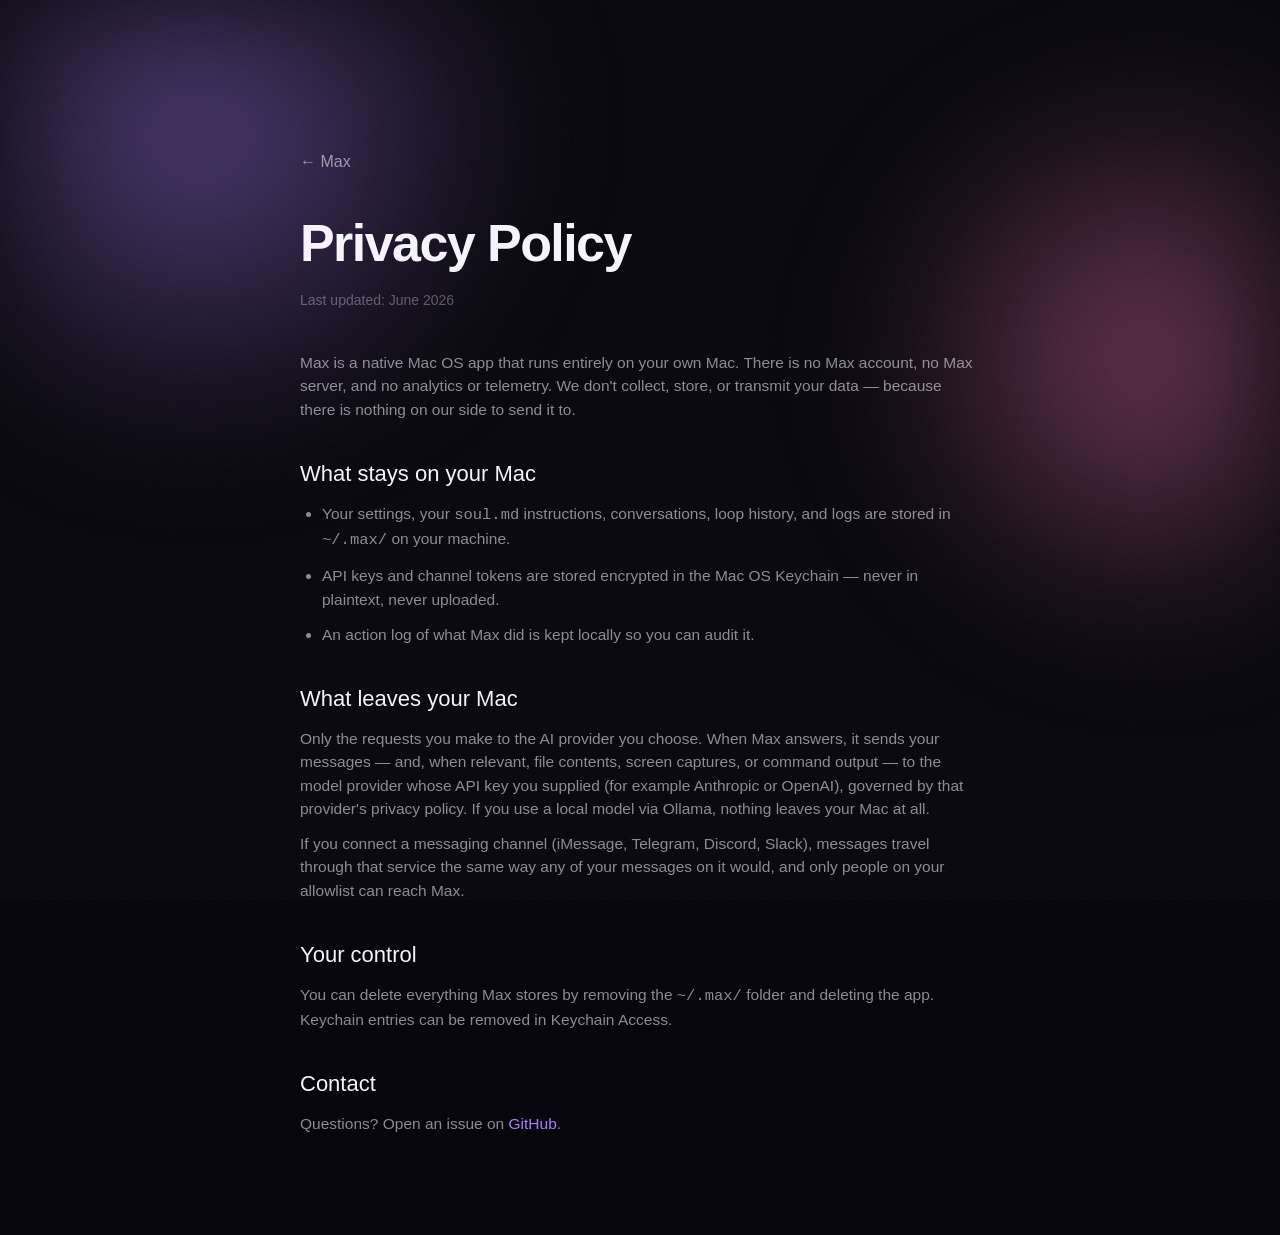
<file: website/privacy.html>
<!DOCTYPE html>
<html lang="en">
<head>
  <meta charset="UTF-8" />
  <meta name="viewport" content="width=device-width, initial-scale=1.0" />
  <title>Privacy — Max</title>
  <meta name="description" content="How Max handles your data." />
  <link rel="icon" href="assets/icon.png" />
  <link rel="preconnect" href="https://api.fontshare.com" crossorigin />
  <link href="https://api.fontshare.com/v2/css?f[]=clash-display@600,500&f[]=satoshi@400,500,700&display=swap" rel="stylesheet" />
  <link rel="stylesheet" href="styles.css" />
</head>
<body>
  <div class="grain" aria-hidden="true"></div>
  <div class="aurora" aria-hidden="true"><span class="blob b1"></span><span class="blob b2"></span></div>

  <main class="legal">
    <a class="back" href="index.html">← Max</a>
    <h1>Privacy Policy</h1>
    <p class="updated">Last updated: June 2026</p>

    <p>Max is a native Mac OS app that runs entirely on your own Mac. There is no Max
      account, no Max server, and no analytics or telemetry. We don't collect, store, or
      transmit your data — because there is nothing on our side to send it to.</p>

    <h2>What stays on your Mac</h2>
    <ul>
      <li>Your settings, your <code>soul.md</code> instructions, conversations, loop history, and logs are stored in <code>~/.max/</code> on your machine.</li>
      <li>API keys and channel tokens are stored encrypted in the Mac OS Keychain — never in plaintext, never uploaded.</li>
      <li>An action log of what Max did is kept locally so you can audit it.</li>
    </ul>

    <h2>What leaves your Mac</h2>
    <p>Only the requests you make to the AI provider you choose. When Max answers, it sends
      your messages — and, when relevant, file contents, screen captures, or command output —
      to the model provider whose API key you supplied (for example Anthropic or OpenAI),
      governed by that provider's privacy policy. If you use a local model via Ollama, nothing
      leaves your Mac at all.</p>
    <p>If you connect a messaging channel (iMessage, Telegram, Discord, Slack), messages travel
      through that service the same way any of your messages on it would, and only people on
      your allowlist can reach Max.</p>

    <h2>Your control</h2>
    <p>You can delete everything Max stores by removing the <code>~/.max/</code> folder and
      deleting the app. Keychain entries can be removed in Keychain Access.</p>

    <h2>Contact</h2>
    <p>Questions? Open an issue on <a href="https://github.com/FlayrLabs/max">GitHub</a>.</p>
  </main>
</body>
</html>
</file>
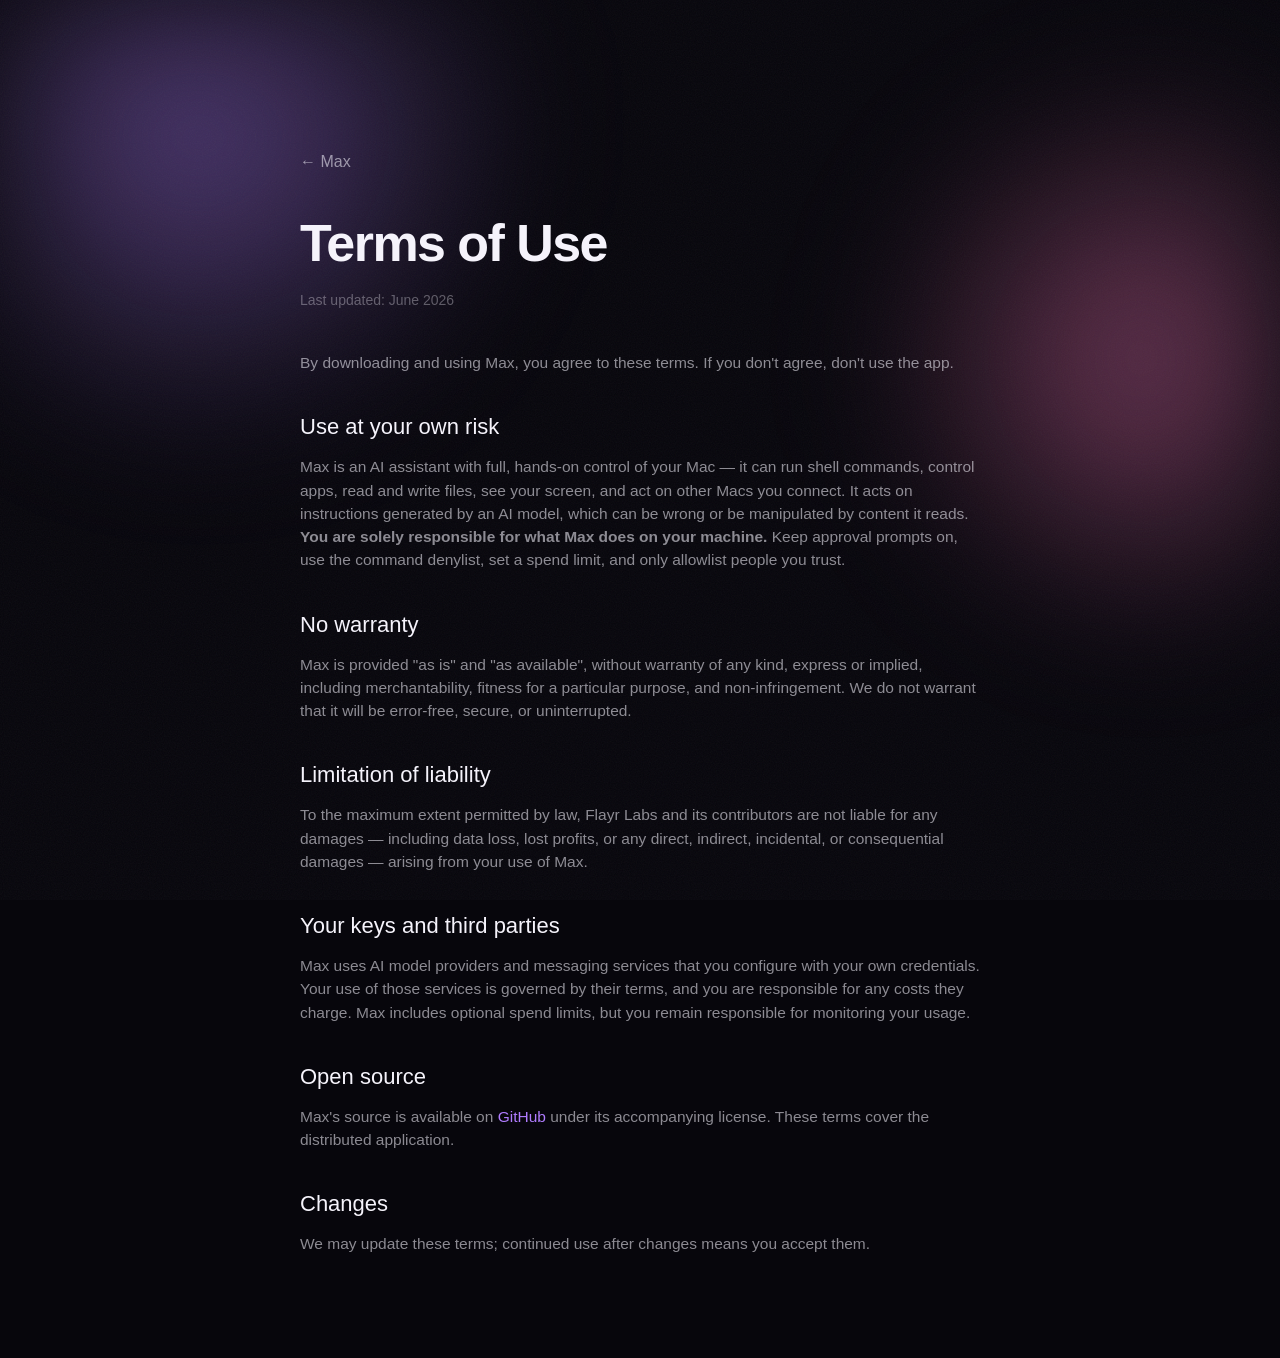
<file: website/terms.html>
<!DOCTYPE html>
<html lang="en">
<head>
  <meta charset="UTF-8" />
  <meta name="viewport" content="width=device-width, initial-scale=1.0" />
  <title>Terms — Max</title>
  <meta name="description" content="Terms of use for Max." />
  <link rel="icon" href="assets/icon.png" />
  <link rel="preconnect" href="https://api.fontshare.com" crossorigin />
  <link href="https://api.fontshare.com/v2/css?f[]=clash-display@600,500&f[]=satoshi@400,500,700&display=swap" rel="stylesheet" />
  <link rel="stylesheet" href="styles.css" />
</head>
<body>
  <div class="grain" aria-hidden="true"></div>
  <div class="aurora" aria-hidden="true"><span class="blob b1"></span><span class="blob b2"></span></div>

  <main class="legal">
    <a class="back" href="index.html">← Max</a>
    <h1>Terms of Use</h1>
    <p class="updated">Last updated: June 2026</p>

    <p>By downloading and using Max, you agree to these terms. If you don't agree, don't use the app.</p>

    <h2>Use at your own risk</h2>
    <p>Max is an AI assistant with full, hands-on control of your Mac — it can run shell
      commands, control apps, read and write files, see your screen, and act on other Macs you
      connect. It acts on instructions generated by an AI model, which can be wrong or be
      manipulated by content it reads. <strong>You are solely responsible for what Max does on
      your machine.</strong> Keep approval prompts on, use the command denylist, set a spend
      limit, and only allowlist people you trust.</p>

    <h2>No warranty</h2>
    <p>Max is provided "as is" and "as available", without warranty of any kind, express or
      implied, including merchantability, fitness for a particular purpose, and
      non-infringement. We do not warrant that it will be error-free, secure, or uninterrupted.</p>

    <h2>Limitation of liability</h2>
    <p>To the maximum extent permitted by law, Flayr Labs and its contributors are not liable
      for any damages — including data loss, lost profits, or any direct, indirect, incidental,
      or consequential damages — arising from your use of Max.</p>

    <h2>Your keys and third parties</h2>
    <p>Max uses AI model providers and messaging services that you configure with your own
      credentials. Your use of those services is governed by their terms, and you are
      responsible for any costs they charge. Max includes optional spend limits, but you remain
      responsible for monitoring your usage.</p>

    <h2>Open source</h2>
    <p>Max's source is available on <a href="https://github.com/FlayrLabs/max">GitHub</a>
      under its accompanying license. These terms cover the distributed application.</p>

    <h2>Changes</h2>
    <p>We may update these terms; continued use after changes means you accept them.</p>
  </main>
</body>
</html>
</file>
<file: website/styles.css>
/* ============ tokens ============ */
:root {
  --bg: #07060c;
  --bg-soft: #0d0b16;
  --ink: #f5f3fb;
  --muted: rgba(245, 243, 251, 0.56);
  --faint: rgba(245, 243, 251, 0.34);
  --glass: rgba(255, 255, 255, 0.045);
  --glass-strong: rgba(255, 255, 255, 0.07);
  --line: rgba(255, 255, 255, 0.1);
  --line-soft: rgba(255, 255, 255, 0.06);
  --c-blue: #5fa8fa;
  --c-violet: #b07cff;
  --c-pink: #f472b6;
  --grad: linear-gradient(105deg, var(--c-blue), var(--c-violet) 52%, var(--c-pink));
  --display: "Clash Display", "SF Pro Display", sans-serif;
  --body: "Satoshi", -apple-system, sans-serif;
  --maxw: 1120px;
}

* { margin: 0; padding: 0; box-sizing: border-box; }

html { scroll-behavior: smooth; }

body {
  font-family: var(--body);
  background: var(--bg);
  color: var(--ink);
  -webkit-font-smoothing: antialiased;
  overflow-x: hidden;
  line-height: 1.5;
}

a { color: inherit; text-decoration: none; }

/* ============ atmosphere ============ */
.aurora {
  position: fixed;
  inset: 0;
  z-index: -2;
  overflow: hidden;
  filter: blur(70px);
}
.blob {
  position: absolute;
  border-radius: 50%;
  opacity: 0.45;
  mix-blend-mode: screen;
}
.b1 { width: 55vw; height: 55vw; left: -12vw; top: -18vw; background: radial-gradient(circle, var(--c-violet), transparent 65%); animation: drift1 22s ease-in-out infinite; }
.b2 { width: 48vw; height: 48vw; right: -14vw; top: 4vw; background: radial-gradient(circle, var(--c-pink), transparent 64%); animation: drift2 26s ease-in-out infinite; }
.b3 { width: 60vw; height: 60vw; left: 18vw; top: 36vw; background: radial-gradient(circle, var(--c-blue), transparent 66%); opacity: 0.3; animation: drift3 30s ease-in-out infinite; }

@keyframes drift1 { 50% { transform: translate(8vw, 6vw) scale(1.1); } }
@keyframes drift2 { 50% { transform: translate(-6vw, 8vw) scale(1.08); } }
@keyframes drift3 { 50% { transform: translate(-8vw, -6vw) scale(0.92); } }

.grain {
  position: fixed;
  inset: 0;
  z-index: -1;
  pointer-events: none;
  opacity: 0.05;
  background-image: url("data:image/svg+xml,%3Csvg xmlns='http://www.w3.org/2000/svg' width='160' height='160'%3E%3Cfilter id='n'%3E%3CfeTurbulence type='fractalNoise' baseFrequency='0.85' numOctaves='3'/%3E%3C/filter%3E%3Crect width='100%25' height='100%25' filter='url(%23n)'/%3E%3C/svg%3E");
}

/* ============ nav ============ */
.nav {
  position: fixed;
  top: 0; left: 0; right: 0;
  z-index: 50;
  display: flex;
  align-items: center;
  justify-content: space-between;
  padding: 18px clamp(20px, 5vw, 56px);
  transition: padding .3s ease, background .3s ease, backdrop-filter .3s ease, border-color .3s ease;
  border-bottom: 1px solid transparent;
}
.nav.scrolled {
  padding-top: 12px; padding-bottom: 12px;
  background: rgba(7, 6, 12, 0.6);
  backdrop-filter: saturate(160%) blur(20px);
  -webkit-backdrop-filter: saturate(160%) blur(20px);
  border-bottom-color: var(--line-soft);
}
.brand { display: flex; align-items: center; gap: 9px; font-family: var(--display); font-weight: 600; font-size: 19px; letter-spacing: -0.01em; }
.brand-duck { width: 26px; height: 26px; object-fit: contain; }
.nav-links { display: flex; align-items: center; gap: clamp(14px, 2vw, 30px); }
.nav-links a { font-size: 14.5px; font-weight: 500; color: var(--muted); transition: color .2s ease; }
.nav-links a:hover { color: var(--ink); }
.nav-ghost { display: none; }
.nav-cta {
  color: var(--ink) !important;
  padding: 8px 17px;
  border-radius: 999px;
  background: var(--glass-strong);
  border: 1px solid var(--line);
  backdrop-filter: blur(10px);
}
.nav-cta:hover { background: rgba(255,255,255,0.12); }
@media (max-width: 640px) { .nav-links a:not(.nav-cta) { display: none; } }

/* ============ hero ============ */
.hero {
  position: relative;
  text-align: center;
  padding: clamp(140px, 20vh, 220px) clamp(20px, 5vw, 40px) 70px;
  max-width: 940px;
  margin: 0 auto;
}
.hero-glow {
  position: absolute;
  width: 620px; height: 620px;
  left: 50%; top: 8%;
  transform: translateX(-50%);
  background: radial-gradient(circle, rgba(176,124,255,0.32), transparent 60%);
  filter: blur(40px);
  z-index: -1;
  pointer-events: none;
}
.hero-icon {
  width: clamp(110px, 16vw, 158px);
  margin: 0 auto 34px;
  animation: float 6s ease-in-out infinite;
}
.hero-icon img {
  width: 100%;
  border-radius: 30%;
  filter: drop-shadow(0 30px 60px rgba(0,0,0,0.55)) drop-shadow(0 0 50px rgba(176,124,255,0.35));
}
@keyframes float { 50% { transform: translateY(-12px); } }

.eyebrow {
  font-size: 13px;
  font-weight: 600;
  letter-spacing: 0.28em;
  text-transform: uppercase;
  color: var(--faint);
  margin-bottom: 22px;
}
.hero h1 {
  font-family: var(--display);
  font-weight: 600;
  font-size: clamp(48px, 8.5vw, 104px);
  line-height: 0.98;
  letter-spacing: -0.02em;
  word-spacing: 0.06em;
}
.grad {
  background: var(--grad);
  -webkit-background-clip: text;
  background-clip: text;
  color: transparent;
}
.lede {
  max-width: 620px;
  margin: 26px auto 0;
  font-size: clamp(16px, 2vw, 19px);
  color: var(--muted);
}
.lede em { color: var(--ink); font-style: italic; }
.lede.center { text-align: center; }

.cta-row { display: flex; gap: 14px; justify-content: center; flex-wrap: wrap; margin-top: 38px; }
.cta-row.center { margin-top: 30px; }
.btn {
  display: inline-flex;
  align-items: center;
  gap: 9px;
  font-family: var(--body);
  font-weight: 600;
  font-size: 15.5px;
  padding: 14px 26px;
  border-radius: 999px;
  border: 1px solid transparent;
  cursor: pointer;
  transition: transform .25s cubic-bezier(.2,.8,.2,1), box-shadow .25s ease, background .25s ease;
}
.btn-primary {
  color: #0a0710;
  background: linear-gradient(105deg, #d7e6ff, #fff 40%, #f6dcff);
  box-shadow: 0 10px 30px -8px rgba(176,124,255,0.5);
}
.btn-primary:hover { transform: translateY(-2px); box-shadow: 0 18px 44px -10px rgba(176,124,255,0.7); }
.btn-ghost {
  color: var(--ink);
  background: var(--glass-strong);
  border-color: var(--line);
  backdrop-filter: blur(10px);
}
.btn-ghost:hover { transform: translateY(-2px); background: rgba(255,255,255,0.12); }
.micro { margin-top: 22px; font-size: 13px; color: var(--faint); }

/* ============ demo ============ */
.demo-wrap { padding: 10px clamp(16px, 5vw, 40px) 40px; }
.demo {
  position: relative;
  max-width: var(--maxw);
  margin: 0 auto;
  aspect-ratio: 16 / 9;
  border-radius: 22px;
  overflow: hidden;
  border: 1px solid var(--line);
  background: var(--bg-soft);
  box-shadow: 0 50px 120px -40px rgba(0,0,0,0.8), 0 0 0 1px rgba(255,255,255,0.02) inset;
}
.demo-video { width: 100%; height: 100%; object-fit: cover; display: block; }
.demo-placeholder {
  position: absolute;
  inset: 0;
  display: flex;
  flex-direction: column;
  align-items: center;
  justify-content: center;
  gap: 16px;
  background:
    radial-gradient(circle at 50% 40%, rgba(176,124,255,0.18), transparent 60%),
    linear-gradient(160deg, #100d1c, #07060c);
  color: var(--muted);
  font-weight: 500;
  letter-spacing: 0.04em;
}
.play {
  width: 76px; height: 76px;
  border-radius: 50%;
  border: 1px solid var(--line);
  background: rgba(255,255,255,0.08);
  backdrop-filter: blur(12px);
  color: var(--ink);
  display: grid; place-items: center;
  cursor: pointer;
  transition: transform .25s ease, background .25s ease;
}
.play:hover { transform: scale(1.08); background: rgba(255,255,255,0.16); }
.demo-edge {
  position: absolute; inset: 0;
  pointer-events: none;
  border-radius: 22px;
  box-shadow: inset 0 1px 0 rgba(255,255,255,0.12);
}

/* ============ remote demo (autoplay, phone on right) ============ */
.remote-inner {
  display: grid;
  grid-template-columns: 1fr auto;
  align-items: center;
  gap: clamp(32px, 6vw, 88px);
}
.remote-copy { text-align: left; }
.remote-copy .muted { max-width: 46ch; margin-top: 18px; }
.phone {
  position: relative;
  width: clamp(232px, 26vw, 312px);
  aspect-ratio: 498 / 1034;
  border-radius: 38px;
  overflow: hidden;
  border: 1px solid var(--line);
  background: #000;
  box-shadow: 0 50px 120px -40px rgba(0,0,0,0.85), 0 0 0 1px rgba(255,255,255,0.05) inset;
}
.phone-video { width: 100%; height: 100%; object-fit: cover; display: block; }
@media (max-width: 780px) {
  .remote-inner { grid-template-columns: 1fr; justify-items: center; }
  .remote-copy { text-align: center; }
  .remote-copy .muted { margin-left: auto; margin-right: auto; }
}

/* ============ sections ============ */
.section { max-width: var(--maxw); margin: 0 auto; padding: clamp(80px, 12vh, 140px) clamp(20px, 5vw, 40px); }
.kicker {
  font-size: 12.5px; font-weight: 600; letter-spacing: 0.26em;
  text-transform: uppercase; color: var(--c-violet); margin-bottom: 16px;
}
.section h2, .channels h2, .safety h2, .download h2 {
  font-family: var(--display);
  font-weight: 600;
  font-size: clamp(30px, 5vw, 56px);
  line-height: 1.05;
  letter-spacing: -0.015em;
  word-spacing: 0.08em;
}
.section > h2 { max-width: 640px; }
.section.safety { text-align: center; }
/* Center the heading block (not just its text) in the centered section. */
.section.safety > h2 { max-width: 760px; margin-left: auto; margin-right: auto; }
.section.safety .lede { margin-top: 18px; }
/* Center the "What it does" section header (cards stay left-aligned). */
#features > .kicker, #features > h2 { text-align: center; }
#features > h2 { margin-left: auto; margin-right: auto; }

/* feature grid */
.grid {
  display: grid;
  grid-template-columns: repeat(3, 1fr);
  gap: 18px;
  margin-top: 52px;
}
@media (max-width: 880px) { .grid { grid-template-columns: repeat(2, 1fr); } }
@media (max-width: 560px) { .grid { grid-template-columns: 1fr; } }
.card {
  position: relative;
  padding: 28px 26px 30px;
  border-radius: 20px;
  background: var(--glass);
  border: 1px solid var(--line-soft);
  backdrop-filter: blur(14px);
  overflow: hidden;
  transition: transform .35s cubic-bezier(.2,.8,.2,1), border-color .35s ease, background .35s ease;
}
.card::after {
  content: "";
  position: absolute; inset: 0;
  background: radial-gradient(420px circle at var(--mx,50%) var(--my,0%), rgba(176,124,255,0.14), transparent 45%);
  opacity: 0; transition: opacity .35s ease;
}
.card:hover { transform: translateY(-6px); border-color: var(--line); background: var(--glass-strong); }
.card:hover::after { opacity: 1; }
.card-ic {
  font-size: 22px;
  width: 50px; height: 50px;
  display: grid; place-items: center;
  border-radius: 14px;
  background: var(--grad);
  color: #fff;
  margin-bottom: 18px;
  box-shadow: 0 10px 24px -8px rgba(176,124,255,0.6);
}
.card h3 { font-family: var(--display); font-weight: 500; font-size: 20px; letter-spacing: -0.01em; margin-bottom: 9px; }
.card p { font-size: 14.5px; color: var(--muted); }

/* channels */
.channels-inner {
  display: grid;
  grid-template-columns: 1fr 1fr;
  gap: 50px;
  align-items: center;
}
@media (max-width: 820px) { .channels-inner { grid-template-columns: 1fr; gap: 36px; } }
.channels-copy .muted { color: var(--muted); margin-top: 18px; font-size: 16.5px; max-width: 420px; }
.chips { display: flex; flex-wrap: wrap; gap: 14px; }
.chip {
  font-family: var(--display);
  font-weight: 500;
  font-size: clamp(20px, 3vw, 30px);
  padding: 18px 28px;
  border-radius: 18px;
  background: var(--glass);
  border: 1px solid var(--line-soft);
  backdrop-filter: blur(12px);
  flex: 1 1 40%;
  text-align: center;
  transition: transform .3s ease, color .3s ease, border-color .3s ease;
}
.chip:hover { transform: translateY(-4px) rotate(-1deg); border-color: var(--line); }
.chip:nth-child(1):hover { color: var(--c-blue); }
.chip:nth-child(2):hover { color: var(--c-blue); }
.chip:nth-child(3):hover { color: var(--c-violet); }
.chip:nth-child(4):hover { color: var(--c-pink); }

/* safety */
.safety-grid {
  display: grid;
  grid-template-columns: repeat(3, 1fr);
  gap: 16px;
  margin-top: 54px;
  text-align: left;
}
@media (max-width: 820px) { .safety-grid { grid-template-columns: 1fr 1fr; } }
@media (max-width: 520px) { .safety-grid { grid-template-columns: 1fr; } }
.srow {
  padding: 22px;
  border-radius: 16px;
  border: 1px solid var(--line-soft);
  background: var(--glass);
}
.srow b { font-family: var(--display); font-weight: 500; font-size: 17px; display: block; margin-bottom: 6px; }
.srow span { font-size: 14px; color: var(--muted); }

/* download */
.download { padding: clamp(40px, 8vh, 90px) clamp(20px, 5vw, 40px) 90px; }
.download-card {
  position: relative;
  max-width: 760px;
  margin: 0 auto;
  text-align: center;
  padding: clamp(48px, 7vw, 80px) 40px;
  border-radius: 30px;
  background: linear-gradient(160deg, rgba(255,255,255,0.07), rgba(255,255,255,0.02));
  border: 1px solid var(--line);
  backdrop-filter: blur(18px);
  overflow: hidden;
}
.download-card::before {
  content: ""; position: absolute; inset: 0; z-index: -1;
  background: radial-gradient(circle at 50% -10%, rgba(176,124,255,0.3), transparent 55%);
}
.dl-duck { width: 84px; height: 84px; object-fit: contain; margin-bottom: 14px; filter: drop-shadow(0 14px 30px rgba(0,0,0,0.5)); }
.download-card p { color: var(--muted); max-width: 460px; margin: 16px auto 0; font-size: 16px; }

/* footer */
.footer { border-top: 1px solid var(--line-soft); padding: 44px clamp(20px, 5vw, 56px); }
.footer-inner {
  max-width: var(--maxw); margin: 0 auto;
  display: flex; align-items: center; justify-content: space-between; flex-wrap: wrap; gap: 18px;
}
.footer-links { display: flex; gap: 26px; }
.footer-links a { font-size: 14.5px; color: var(--muted); transition: color .2s ease; }
.footer-links a:hover { color: var(--ink); }
.copy { width: 100%; font-size: 12.5px; color: var(--faint); padding-top: 8px; }

/* ============ reveal ============ */
.reveal { opacity: 0; transform: translateY(26px); transition: opacity .8s cubic-bezier(.2,.8,.2,1), transform .8s cubic-bezier(.2,.8,.2,1); }
.reveal.in { opacity: 1; transform: none; }
.reveal[data-d="1"] { transition-delay: .08s; }
.reveal[data-d="2"] { transition-delay: .16s; }
.reveal[data-d="3"] { transition-delay: .24s; }
.reveal[data-d="4"] { transition-delay: .32s; }
.reveal[data-d="5"] { transition-delay: .4s; }

@media (prefers-reduced-motion: reduce) {
  .reveal { opacity: 1; transform: none; transition: none; }
  .hero-icon, .blob { animation: none; }
  html { scroll-behavior: auto; }
}

/* legal pages */
.legal { max-width: 760px; margin: 0 auto; padding: 150px clamp(20px,5vw,40px) 90px; }
.legal h1 { font-family: var(--display); font-weight: 600; font-size: clamp(34px,5vw,52px); letter-spacing: -0.03em; margin-bottom: 8px; }
.legal .updated { color: var(--faint); font-size: 14px; margin-bottom: 40px; }
.legal h2 { font-family: var(--display); font-weight: 500; font-size: 22px; margin: 36px 0 12px; }
.legal p, .legal li { color: var(--muted); font-size: 15.5px; margin-bottom: 12px; }
.legal ul { padding-left: 22px; }
.legal a { color: var(--c-violet); }
.legal .back { display: inline-flex; gap: 7px; align-items: center; margin-bottom: 30px; color: var(--muted); font-weight: 500; }
.legal .back:hover { color: var(--ink); }
</file>
